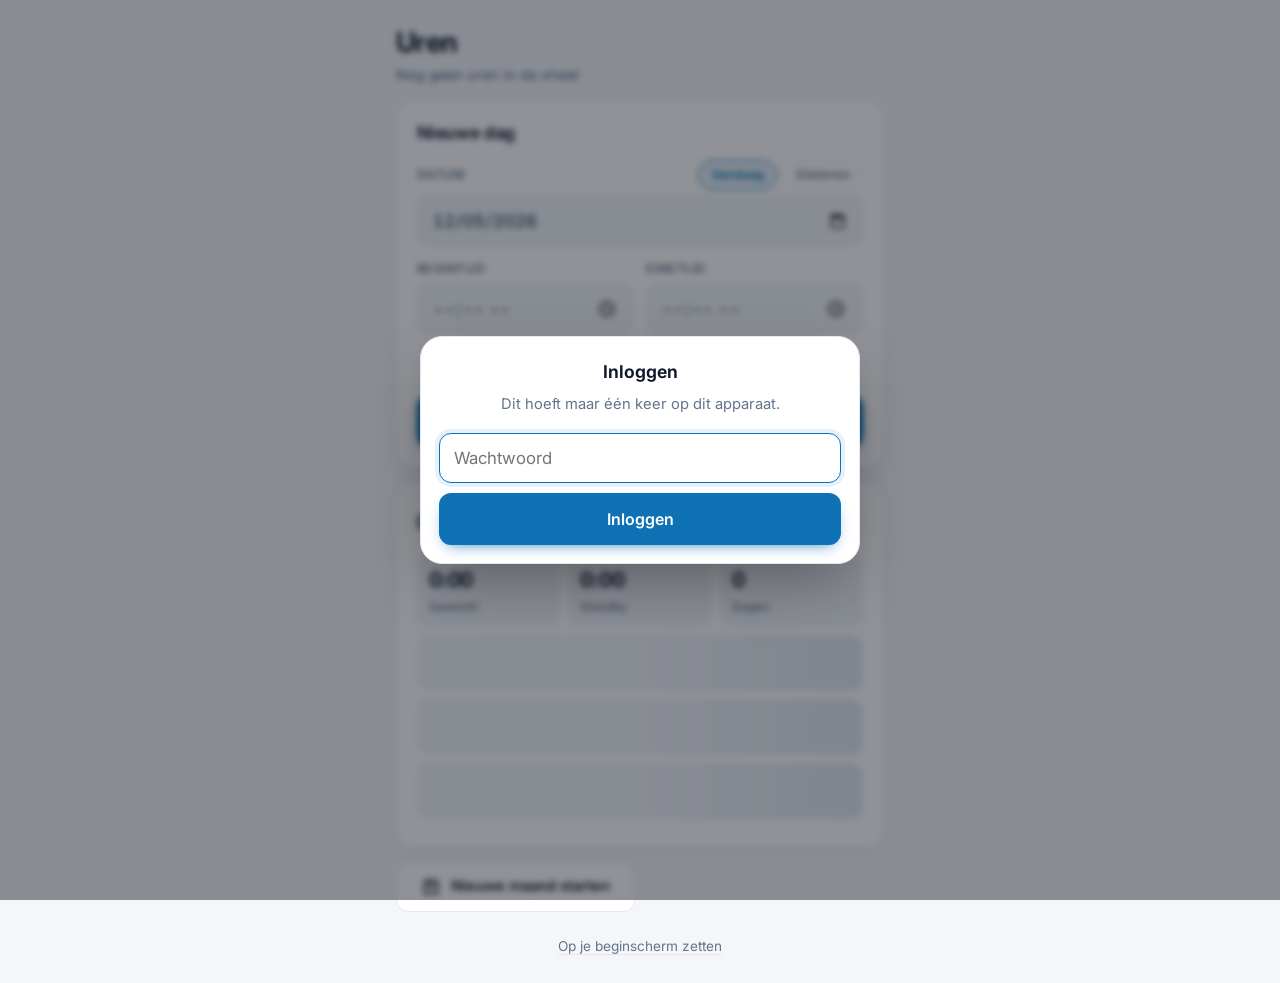
<file: index.html>
<!DOCTYPE html>
<html lang="nl">
<head>
    <meta charset="UTF-8">
    <meta name="viewport" content="width=device-width, initial-scale=1.0, viewport-fit=cover">
    <title>Uren</title>
    <meta name="theme-color" content="#f4f6f9" media="(prefers-color-scheme: light)">
    <meta name="theme-color" content="#0f141b" media="(prefers-color-scheme: dark)">
    <meta name="apple-mobile-web-app-capable" content="yes">
    <meta name="mobile-web-app-capable" content="yes">
    <meta name="apple-mobile-web-app-title" content="Uren">
    <meta name="apple-mobile-web-app-status-bar-style" content="default">
    <link rel="icon" href="icon.svg" type="image/svg+xml">
    <link rel="apple-touch-icon" href="icon-180.png">
    <link rel="manifest" href="manifest.webmanifest">
    <link rel="preconnect" href="https://fonts.googleapis.com">
    <link rel="preconnect" href="https://fonts.gstatic.com" crossorigin>
    <link href="https://fonts.googleapis.com/css2?family=Inter:wght@400;500;600;700&display=swap" rel="stylesheet">
    <link rel="stylesheet" href="style.css">
</head>
<body>

<header class="topbar">
    <div>
        <h1>Uren</h1>
        <p class="topbar-sub" id="maand-label">&nbsp;</p>
    </div>
</header>

<main>
    <!-- HOOFDSCHERM -->
    <section id="view-app" class="view">
        <div class="card reveal" id="card-invoer">
            <div class="card-head">
                <h2 id="invoer-titel">Nieuwe dag</h2>
                <button type="button" class="link-btn hidden" id="btn-annuleer-bewerken">Annuleren</button>
            </div>

            <form id="form-invoer" class="stack" novalidate>
                <div class="field">
                    <div class="field-kop">
                        <label for="datum">Datum</label>
                        <div class="chips" role="group" aria-label="Snelle datum">
                            <button type="button" class="chip" data-dagen="0">Vandaag</button>
                            <button type="button" class="chip" data-dagen="-1">Gisteren</button>
                        </div>
                    </div>
                    <input type="date" id="datum" required>
                </div>

                <div class="grid-2">
                    <label class="field">
                        <span>Begintijd</span>
                        <input type="time" id="werk-start" class="tijd">
                    </label>
                    <label class="field">
                        <span>Eindtijd</span>
                        <input type="time" id="werk-eind" class="tijd">
                    </label>
                </div>

                <button type="button" class="toggle" id="btn-standby" aria-expanded="false" aria-controls="standby-blok">
                    <svg viewBox="0 0 24 24" aria-hidden="true"><path d="M12 5v14M5 12h14"/></svg>
                    <span>Standby toevoegen</span>
                </button>

                <div class="standby" id="standby-blok">
                    <div class="standby-inner">
                        <div class="grid-2">
                            <label class="field">
                                <span>Standby vanaf</span>
                                <input type="time" id="standby-start" class="tijd" tabindex="-1">
                            </label>
                            <label class="field">
                                <span>Standby tot</span>
                                <input type="time" id="standby-eind" class="tijd" tabindex="-1">
                            </label>
                        </div>
                    </div>
                </div>

                <div class="preview" id="preview" aria-live="polite"></div>

                <button type="submit" class="btn btn-primary" id="btn-opslaan">
                    <span class="spinner" aria-hidden="true"></span>
                    <span class="btn-label">Zet in urenstaat</span>
                </button>
            </form>
        </div>

        <div class="card reveal" id="card-maand">
            <div class="card-head">
                <h2 id="maand-titel">Deze maand</h2>
                <button type="button" class="icon-btn small" id="btn-vernieuwen" aria-label="Vernieuwen">
                    <svg viewBox="0 0 24 24" aria-hidden="true"><path d="M21 12a9 9 0 1 1-2.6-6.4M21 4v5h-5"/></svg>
                </button>
            </div>

            <div class="stats">
                <div class="stat"><span class="stat-num" id="stat-werk">0:00</span><span class="stat-label">Gewerkt</span></div>
                <div class="stat"><span class="stat-num" id="stat-standby">0:00</span><span class="stat-label">Standby</span></div>
                <div class="stat"><span class="stat-num" id="stat-dagen">0</span><span class="stat-label">Dagen</span></div>
            </div>

            <ul class="ritten" id="ritten"></ul>
        </div>

        <div class="acties reveal">
            <a class="btn btn-ghost" id="link-sheet" href="#" target="_blank" rel="noopener">
                <svg viewBox="0 0 24 24" aria-hidden="true"><path d="M14 4h6v6M20 4l-9 9M18 14v5a1 1 0 0 1-1 1H5a1 1 0 0 1-1-1V7a1 1 0 0 1 1-1h5"/></svg>
                Open Google Sheet
            </a>
            <button type="button" class="btn btn-ghost" id="btn-nieuwe-maand">
                <svg viewBox="0 0 24 24" aria-hidden="true"><path d="M4 8h16v12H4zM4 8l2-4h12l2 4M9 13h6"/></svg>
                Nieuwe maand starten
            </button>
        </div>
    </section>
</main>

<footer class="footer">
    <a href="instructies.html">Op je beginscherm zetten</a>
</footer>

<!-- Rit-acties -->
<dialog id="dlg-rit" class="sheet">
    <form method="dialog">
        <p class="sheet-titel" id="rit-titel"></p>
        <p class="sheet-sub" id="rit-sub"></p>
        <button value="bewerken" class="btn btn-primary">Aanpassen</button>
        <button value="verwijderen" class="btn btn-danger">Verwijderen</button>
        <button value="annuleren" class="btn btn-ghost">Annuleren</button>
    </form>
</dialog>

<!-- Bevestigen -->
<dialog id="dlg-bevestig" class="sheet">
    <form method="dialog">
        <p class="sheet-titel" id="bevestig-titel"></p>
        <p class="sheet-sub" id="bevestig-tekst"></p>
        <button value="ja" class="btn btn-primary" id="bevestig-ja">Ja</button>
        <button value="nee" class="btn btn-ghost">Annuleren</button>
    </form>
</dialog>

<!-- Maand van bestaande uren (eenmalig) -->
<dialog id="dlg-maand" class="sheet">
    <form method="dialog">
        <p class="sheet-titel">Van welke maand zijn deze uren?</p>
        <p class="sheet-sub">Er staan al uren in je sheet. Kies de maand waar ze bij horen, dan kan de app ze goed tonen.</p>
        <select id="maand-keuze" aria-label="Maand"></select>
        <button value="ok" class="btn btn-primary">Opslaan</button>
        <button value="nee" class="btn btn-ghost">Later</button>
    </form>
</dialog>


<!-- Inloggen (één keer per apparaat) -->
<dialog id="dlg-login" class="sheet">
    <form id="form-login" novalidate>
        <p class="sheet-titel">Inloggen</p>
        <p class="sheet-sub">Dit hoeft maar één keer op dit apparaat.</p>
        <input type="password" id="login-wachtwoord" placeholder="Wachtwoord" autocomplete="current-password" aria-label="Wachtwoord">
        <p class="login-fout" id="login-fout" role="alert"></p>
        <button type="submit" class="btn btn-primary">
            <span class="spinner" aria-hidden="true"></span>
            <span class="btn-label">Inloggen</span>
        </button>
    </form>
</dialog>

<div id="toast" role="status" aria-live="polite"></div>

<script src="script.js"></script>
</body>
</html>
</file>
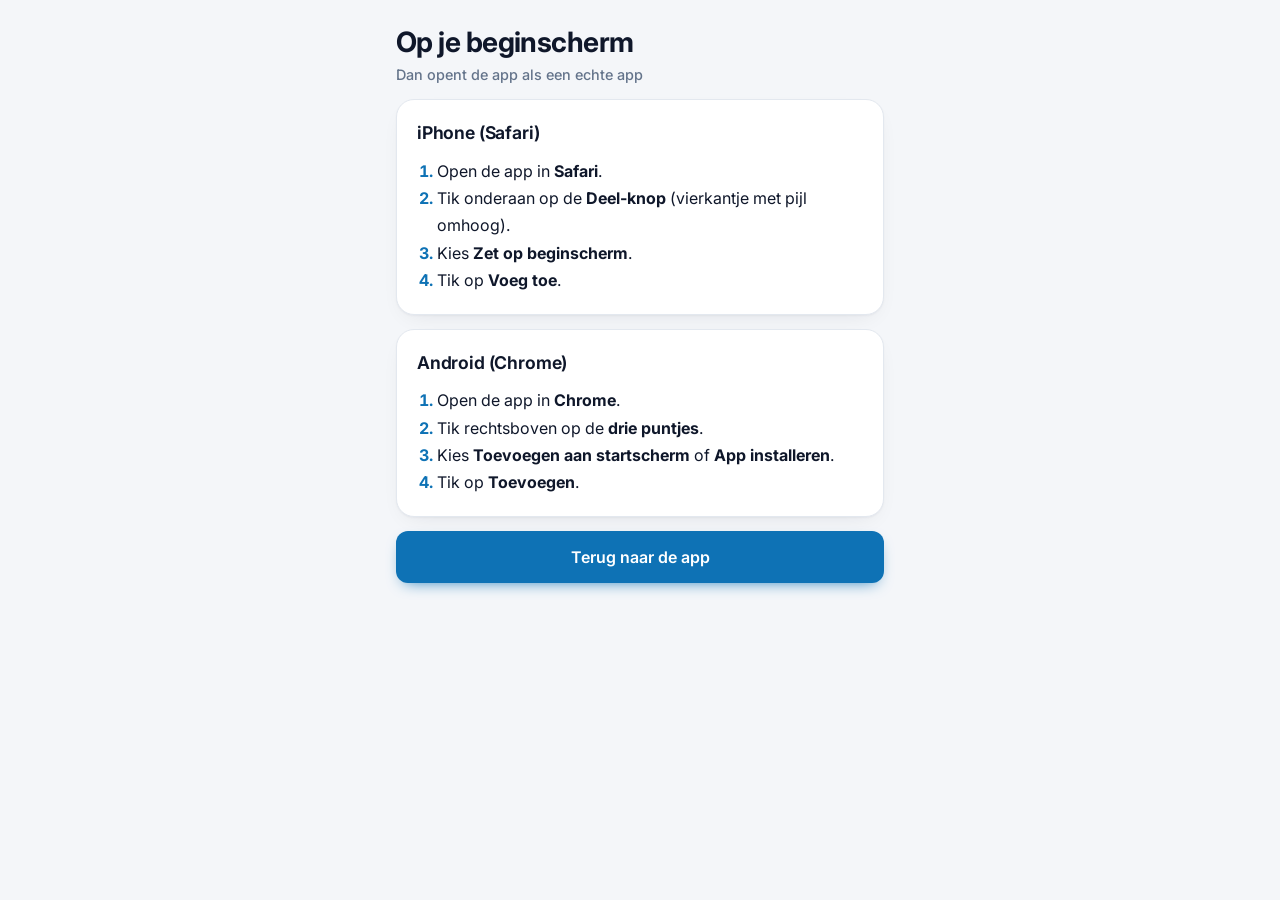
<file: instructies.html>
<!DOCTYPE html>
<html lang="nl">
<head>
    <meta charset="UTF-8">
    <meta name="viewport" content="width=device-width, initial-scale=1.0, viewport-fit=cover">
    <title>Op beginscherm zetten</title>
    <link rel="icon" href="icon.svg" type="image/svg+xml">
    <link rel="preconnect" href="https://fonts.googleapis.com">
    <link rel="preconnect" href="https://fonts.gstatic.com" crossorigin>
    <link href="https://fonts.googleapis.com/css2?family=Inter:wght@400;500;600;700&display=swap" rel="stylesheet">
    <link rel="stylesheet" href="style.css">
</head>
<body>

<header class="topbar">
    <div>
        <h1>Op je beginscherm</h1>
        <p class="topbar-sub">Dan opent de app als een echte app</p>
    </div>
</header>

<main>
    <div class="view">
        <div class="card reveal">
            <h2>iPhone (Safari)</h2>
            <ol class="stappen">
                <li>Open de app in <b>Safari</b>.</li>
                <li>Tik onderaan op de <b>Deel-knop</b> (vierkantje met pijl omhoog).</li>
                <li>Kies <b>Zet op beginscherm</b>.</li>
                <li>Tik op <b>Voeg toe</b>.</li>
            </ol>
        </div>

        <div class="card reveal">
            <h2>Android (Chrome)</h2>
            <ol class="stappen">
                <li>Open de app in <b>Chrome</b>.</li>
                <li>Tik rechtsboven op de <b>drie puntjes</b>.</li>
                <li>Kies <b>Toevoegen aan startscherm</b> of <b>App installeren</b>.</li>
                <li>Tik op <b>Toevoegen</b>.</li>
            </ol>
        </div>

        <a class="btn btn-primary reveal" href="./">Terug naar de app</a>
    </div>
</main>

</body>
</html>
</file>
<file: style.css>
:root {
    --bg: #f4f6f9;
    --surface: #ffffff;
    --surface-2: #f1f4f8;
    --text: #0f172a;
    --muted: #64748b;
    --border: #e3e8ef;
    --accent: #0e72b5;
    --accent-press: #0b5f97;
    --accent-soft: #e6f1f9;
    --danger: #c42b3c;
    --danger-soft: #fdecee;
    --success: #12805c;
    --shadow: 0 1px 2px rgba(15, 23, 42, .04), 0 8px 24px -12px rgba(15, 23, 42, .12);
    --radius: 18px;
    --radius-sm: 12px;
    --ease: cubic-bezier(.2, .8, .2, 1);
    color-scheme: light;
}

@media (prefers-color-scheme: dark) {
    :root {
        --bg: #0f141b;
        --surface: #171e27;
        --surface-2: #1f2833;
        --text: #e8edf3;
        --muted: #8b98a9;
        --border: #2a3441;
        --accent: #3d9be0;
        --accent-press: #2f86c7;
        --accent-soft: #16304a;
        --danger: #ef5a6b;
        --danger-soft: #3a1b21;
        --success: #3cc495;
        --shadow: 0 1px 2px rgba(0, 0, 0, .3), 0 8px 24px -12px rgba(0, 0, 0, .5);
        color-scheme: dark;
    }
}

*, *::before, *::after { box-sizing: border-box; }

html { -webkit-text-size-adjust: 100%; }

body {
    margin: 0;
    min-height: 100vh;
    min-height: 100dvh;
    background: var(--bg);
    color: var(--text);
    font-family: 'Inter', -apple-system, BlinkMacSystemFont, 'Segoe UI', Roboto, sans-serif;
    font-size: 16px;
    line-height: 1.45;
    -webkit-font-smoothing: antialiased;
    -webkit-tap-highlight-color: transparent;
    display: flex;
    flex-direction: column;
    padding: env(safe-area-inset-top) env(safe-area-inset-right) env(safe-area-inset-bottom) env(safe-area-inset-left);
}

.hidden { display: none !important; }

svg {
    width: 20px; height: 20px;
    fill: none; stroke: currentColor; stroke-width: 2;
    stroke-linecap: round; stroke-linejoin: round;
    flex-shrink: 0;
}

/* ---------- Layout ---------- */

.topbar, main, .footer {
    width: 100%;
    max-width: 520px;
    margin: 0 auto;
    padding-left: 16px;
    padding-right: 16px;
}

.topbar {
    display: flex;
    align-items: center;
    justify-content: space-between;
    padding-top: 22px;
    padding-bottom: 14px;
    animation: fade-down .6s var(--ease) both;
}

h1 { margin: 0; font-size: 1.75rem; font-weight: 700; letter-spacing: -.02em; }

.topbar-sub { margin: 2px 0 0; color: var(--muted); font-size: .9rem; font-weight: 500; }

main { flex: 1; }

.view { display: flex; flex-direction: column; gap: 14px; }

.card {
    background: var(--surface);
    border: 1px solid var(--border);
    border-radius: var(--radius);
    box-shadow: var(--shadow);
    padding: 20px;
}

.card-head {
    display: flex;
    align-items: center;
    justify-content: space-between;
    gap: 12px;
    margin-bottom: 14px;
}

h2 { margin: 0; font-size: 1.1rem; font-weight: 650; letter-spacing: -.01em; }

.stack { display: flex; flex-direction: column; gap: 14px; }

.grid-2 { display: grid; grid-template-columns: 1fr 1fr; gap: 12px; }

.footer { text-align: center; padding-top: 22px; padding-bottom: 26px; }

.footer a {
    color: var(--muted);
    font-size: .85rem;
    text-decoration: none;
    border-bottom: 1px solid var(--border);
    transition: color .2s, border-color .2s;
}
.footer a:hover { color: var(--accent); border-color: var(--accent); }

.stappen { margin: 12px 0 0; padding-left: 20px; line-height: 1.7; color: var(--text); }
.stappen li::marker { color: var(--accent); font-weight: 700; }
.view > a.btn { animation-delay: .16s; }

/* ---------- Form ---------- */

.field { display: flex; flex-direction: column; gap: 6px; min-width: 0; }

.field > span, .field > label {
    font-size: .78rem;
    font-weight: 600;
    color: var(--muted);
    text-transform: uppercase;
    letter-spacing: .04em;
}

input, select {
    width: 100%;
    min-width: 0;
    height: 50px;
    padding: 0 14px;
    border: 1.5px solid var(--border);
    border-radius: var(--radius-sm);
    background: var(--surface-2);
    color: var(--text);
    font: inherit;
    font-size: 1.05rem;
    font-variant-numeric: tabular-nums;
    transition: border-color .2s, background .2s, box-shadow .2s;
    -webkit-appearance: none;
    appearance: none;
}

select {
    background-image: url("data:image/svg+xml,%3Csvg xmlns='http://www.w3.org/2000/svg' viewBox='0 0 24 24' fill='none' stroke='%2364748b' stroke-width='2' stroke-linecap='round' stroke-linejoin='round'%3E%3Cpath d='m6 9 6 6 6-6'/%3E%3C/svg%3E");
    background-repeat: no-repeat;
    background-position: right 14px center;
    background-size: 18px;
    padding-right: 42px;
    cursor: pointer;
}

input:focus, select:focus {
    outline: none;
    border-color: var(--accent);
    background: var(--surface);
    box-shadow: 0 0 0 4px var(--accent-soft);
}

input::-webkit-date-and-time-value { text-align: left; }

.field-kop { display: flex; align-items: center; justify-content: space-between; gap: 8px; }
.field-kop > label {
    font-size: .78rem;
    font-weight: 600;
    color: var(--muted);
    text-transform: uppercase;
    letter-spacing: .04em;
}

.chips { display: flex; gap: 6px; }

.chip {
    height: 30px;
    padding: 0 12px;
    border: 1px solid var(--border);
    border-radius: 999px;
    background: var(--surface);
    color: var(--muted);
    font: inherit;
    font-size: .8rem;
    font-weight: 600;
    cursor: pointer;
    transition: color .2s, border-color .2s, background .2s, transform .15s;
}
.chip:hover { color: var(--text); }
.chip.active { color: var(--accent); border-color: var(--accent); background: var(--accent-soft); }
.chip:active { transform: scale(.96); }

.toggle {
    display: inline-flex;
    align-items: center;
    gap: 8px;
    align-self: flex-start;
    padding: 6px 2px;
    border: 0;
    background: none;
    color: var(--accent);
    font: inherit;
    font-size: .92rem;
    font-weight: 600;
    cursor: pointer;
}
.toggle svg { width: 18px; height: 18px; transition: transform .3s var(--ease); }
.toggle[aria-expanded="true"] svg { transform: rotate(45deg); }

/* Standby klapt soepel open via grid-rows */
.standby {
    display: grid;
    grid-template-rows: 0fr;
    opacity: 0;
    margin-top: -14px;
    transition: grid-template-rows .35s var(--ease), opacity .25s, margin-top .35s var(--ease);
}
.standby.open { grid-template-rows: 1fr; opacity: 1; margin-top: 0; }
.standby-inner { overflow: hidden; }

.preview {
    display: flex;
    gap: 8px;
    flex-wrap: wrap;
    min-height: 0;
}
.preview:empty { display: none; }

.pill {
    display: inline-flex;
    align-items: baseline;
    gap: 6px;
    padding: 8px 12px;
    border-radius: 999px;
    background: var(--accent-soft);
    color: var(--accent);
    font-size: .9rem;
    font-weight: 600;
    animation: pop .35s var(--ease) both;
}
.pill b { font-variant-numeric: tabular-nums; font-weight: 700; }

/* ---------- Buttons ---------- */

.btn {
    position: relative;
    display: inline-flex;
    align-items: center;
    justify-content: center;
    gap: 10px;
    width: 100%;
    height: 52px;
    padding: 0 18px;
    border: 0;
    border-radius: var(--radius-sm);
    font: inherit;
    font-size: 1rem;
    font-weight: 600;
    text-decoration: none;
    cursor: pointer;
    transition: background .2s, color .2s, transform .15s var(--ease), box-shadow .2s, opacity .2s;
}
.btn:active { transform: scale(.98); }
.btn:disabled { opacity: .6; cursor: default; }

.btn-primary { background: var(--accent); color: #fff; box-shadow: 0 6px 16px -8px var(--accent); }
.btn-primary:hover { background: var(--accent-press); }

.btn-danger { background: var(--danger-soft); color: var(--danger); }
.btn-danger:hover { background: var(--danger); color: #fff; }

.btn-ghost { background: var(--surface); color: var(--text); border: 1px solid var(--border); }
.btn-ghost:hover { border-color: var(--muted); }

.btn.loading .spinner { display: block; }
.btn.loading .btn-label { opacity: .85; }

.spinner {
    display: none;
    width: 18px; height: 18px;
    border: 2.5px solid rgba(255, 255, 255, .35);
    border-top-color: #fff;
    border-radius: 50%;
    animation: spin .7s linear infinite;
}

.icon-btn {
    display: grid;
    place-items: center;
    width: 42px; height: 42px;
    border: 1px solid var(--border);
    border-radius: 50%;
    background: var(--surface);
    color: var(--muted);
    cursor: pointer;
    transition: color .2s, transform .3s var(--ease), border-color .2s;
}
.icon-btn:hover { color: var(--text); border-color: var(--muted); }
.icon-btn.small { width: 36px; height: 36px; }
.icon-btn.small svg { width: 17px; height: 17px; }
.icon-btn.spinning svg { animation: spin .8s linear infinite; }

.link-btn {
    border: 0;
    background: none;
    color: var(--muted);
    font: inherit;
    font-size: .9rem;
    font-weight: 600;
    cursor: pointer;
    padding: 4px;
}
.link-btn:hover { color: var(--danger); }

#card-invoer.bewerken { border-color: var(--accent); box-shadow: 0 0 0 4px var(--accent-soft), var(--shadow); }

.acties { display: grid; grid-template-columns: 1fr 1fr; gap: 10px; }
.acties .btn { font-size: .92rem; height: 50px; }

/* ---------- Maand ---------- */

.stats {
    display: grid;
    grid-template-columns: repeat(3, 1fr);
    gap: 8px;
    margin-bottom: 8px;
}

.stat {
    display: flex;
    flex-direction: column;
    gap: 2px;
    padding: 12px;
    border-radius: var(--radius-sm);
    background: var(--surface-2);
}
.stat-num { font-size: 1.3rem; font-weight: 700; font-variant-numeric: tabular-nums; letter-spacing: -.01em; }
.stat-label { font-size: .75rem; color: var(--muted); font-weight: 500; }

.ritten { list-style: none; margin: 0; padding: 0; }

.rit {
    display: flex;
    align-items: center;
    gap: 14px;
    width: 100%;
    padding: 12px 6px;
    border: 0;
    border-bottom: 1px solid var(--border);
    background: none;
    color: inherit;
    font: inherit;
    text-align: left;
    cursor: pointer;
    border-radius: 10px;
    transition: background .2s;
    animation: fade-up .45s var(--ease) both;
}
.ritten li:last-child .rit { border-bottom: 0; }
.rit:hover { background: var(--surface-2); }
.rit.nieuw { animation: fade-up .45s var(--ease) both, flash 1.4s ease .2s; }

.rit-dag {
    display: grid;
    place-items: center;
    width: 44px; height: 44px;
    border-radius: 12px;
    background: var(--surface-2);
    line-height: 1;
    flex-shrink: 0;
}
.rit-dag b { font-size: 1.05rem; }
.rit-dag small { font-size: .65rem; color: var(--muted); text-transform: uppercase; font-weight: 600; margin-top: -8px; }

.rit-info { flex: 1; min-width: 0; display: flex; flex-direction: column; gap: 2px; }
.rit-tijden { font-weight: 600; font-variant-numeric: tabular-nums; }
.rit-standby { font-size: .82rem; color: var(--muted); font-variant-numeric: tabular-nums; }

.rit-duur { font-weight: 700; font-variant-numeric: tabular-nums; color: var(--accent); }

.leeg { padding: 26px 8px 10px; text-align: center; color: var(--muted); font-size: .92rem; }

.skeleton {
    height: 56px;
    margin: 8px 0;
    border-radius: 12px;
    background: linear-gradient(90deg, var(--surface-2) 25%, var(--border) 50%, var(--surface-2) 75%);
    background-size: 200% 100%;
    animation: shimmer 1.3s infinite linear;
}

/* ---------- Dialogs ---------- */

dialog.sheet {
    width: min(440px, calc(100% - 24px));
    margin: auto auto 12px;
    padding: 22px 18px calc(18px + env(safe-area-inset-bottom));
    border: 1px solid var(--border);
    border-radius: 22px;
    background: var(--surface);
    color: var(--text);
    box-shadow: 0 24px 60px -12px rgba(0, 0, 0, .35);
}
dialog.sheet[open] { animation: sheet-in .35s var(--ease) both; }
dialog.sheet::backdrop { background: rgba(10, 15, 25, .45); backdrop-filter: blur(3px); animation: fade .25s both; }

@media (min-width: 600px) {
    dialog.sheet { margin: auto; }
}

dialog.sheet form { display: flex; flex-direction: column; gap: 10px; }
.sheet-titel { margin: 0; font-size: 1.1rem; font-weight: 650; text-align: center; }
.sheet-sub { margin: 0 0 8px; color: var(--muted); font-size: .92rem; text-align: center; }
.sheet-sub:empty { display: none; }

.login-fout { margin: -2px 0 0; color: var(--danger); font-size: .88rem; font-weight: 600; text-align: center; }
.login-fout:empty { display: none; }

/* ---------- Toast ---------- */

#toast {
    position: fixed;
    left: 50%;
    top: calc(14px + env(safe-area-inset-top));
    z-index: 100;
    max-width: calc(100% - 32px);
    padding: 12px 18px;
    border-radius: 14px;
    background: var(--text);
    color: var(--bg);
    font-size: .92rem;
    font-weight: 600;
    box-shadow: 0 12px 30px -10px rgba(0, 0, 0, .4);
    opacity: 0;
    transform: translate(-50%, -16px) scale(.96);
    pointer-events: none;
    transition: opacity .25s, transform .35s var(--ease);
}
#toast.show { opacity: 1; transform: translate(-50%, 0) scale(1); }
#toast.fout { background: var(--danger); color: #fff; }

/* ---------- Animaties ---------- */

.reveal { animation: fade-up .6s var(--ease) both; }
.view > .reveal:nth-child(2) { animation-delay: .08s; }
.view > .reveal:nth-child(3) { animation-delay: .16s; }

@keyframes fade-up { from { opacity: 0; transform: translateY(14px); } to { opacity: 1; transform: none; } }
@keyframes fade-down { from { opacity: 0; transform: translateY(-10px); } to { opacity: 1; transform: none; } }
@keyframes fade { from { opacity: 0; } }
@keyframes pop { from { opacity: 0; transform: scale(.9); } }
@keyframes sheet-in { from { opacity: 0; transform: translateY(40px); } }
@keyframes spin { to { transform: rotate(360deg); } }
@keyframes shimmer { to { background-position: -200% 0; } }
@keyframes flash { 0%, 100% { background: transparent; } 30% { background: var(--accent-soft); } }

@media (prefers-reduced-motion: reduce) {
    *, *::before, *::after { animation-duration: .01ms !important; animation-delay: 0s !important; transition-duration: .01ms !important; }
}

/* ---------- Klein scherm ---------- */

@media (max-width: 380px) {
    .card { padding: 16px; }
    .acties { grid-template-columns: 1fr; }
}
</file>
